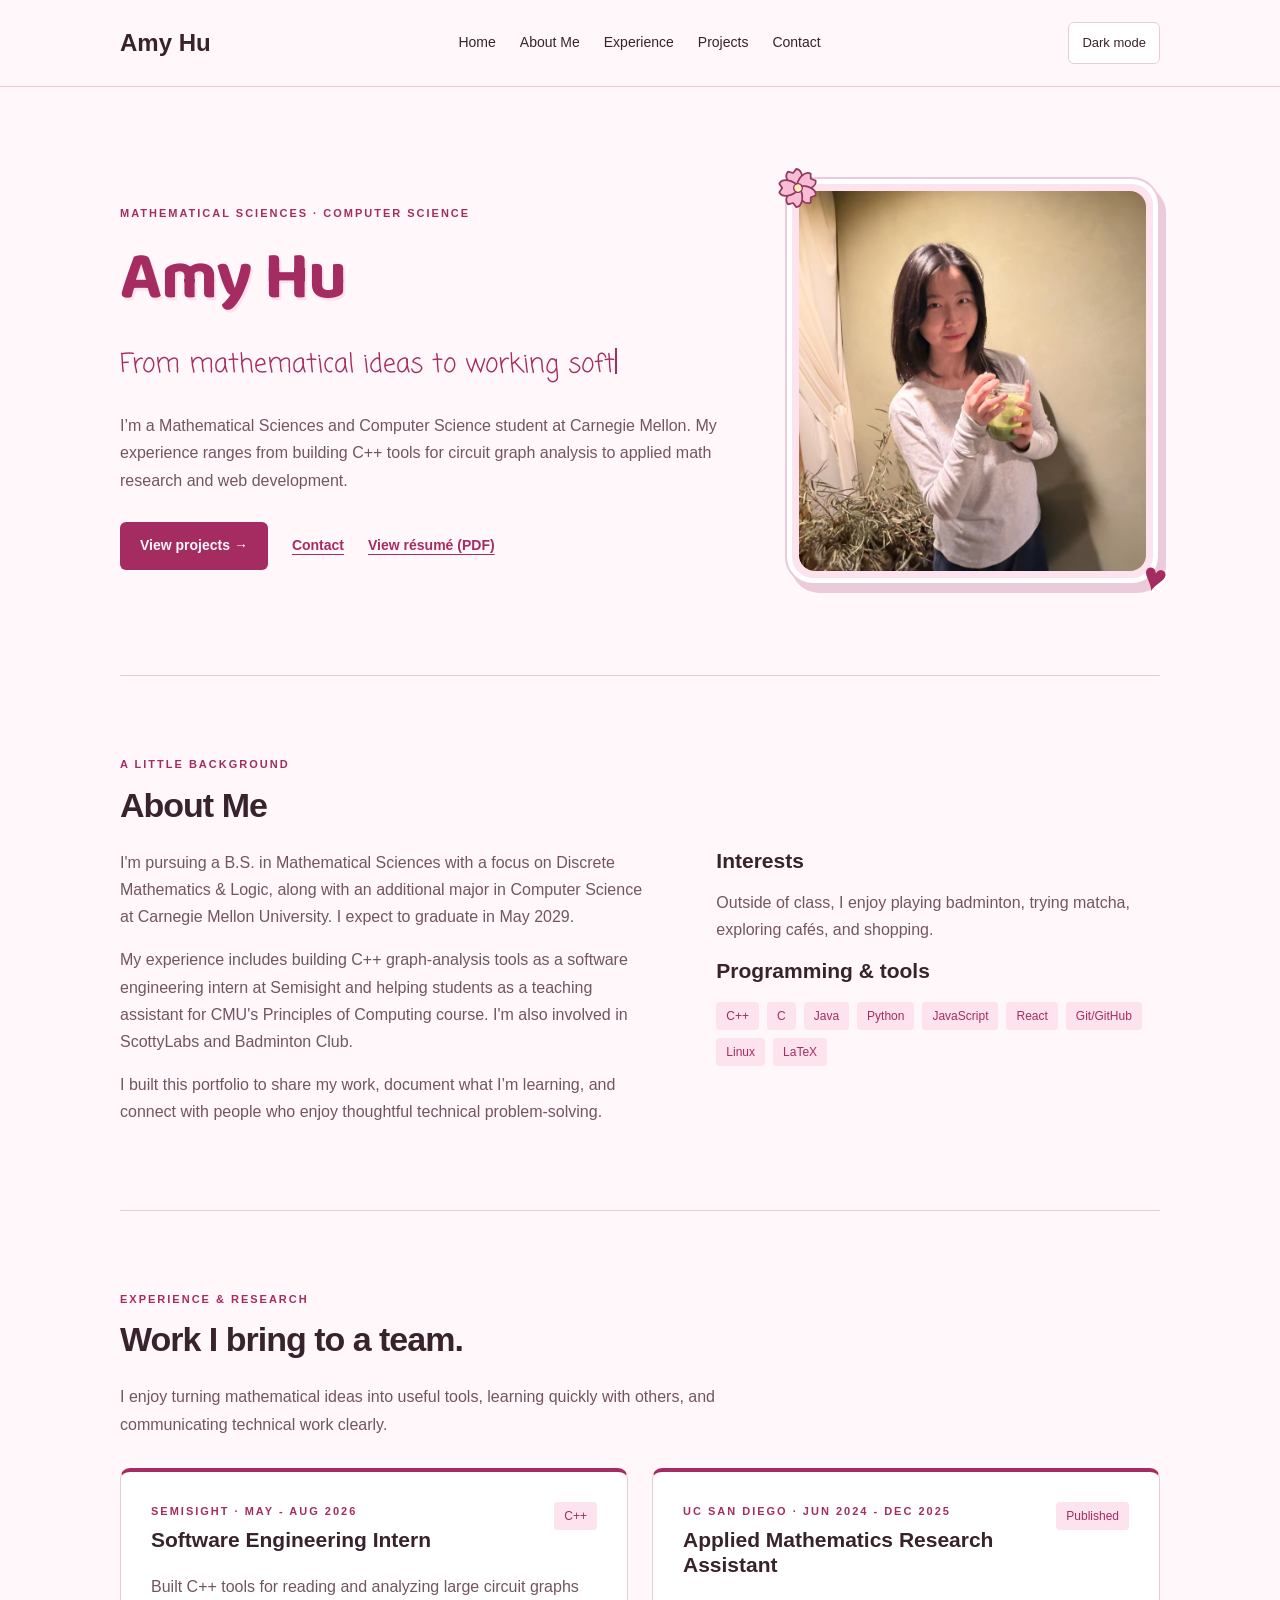
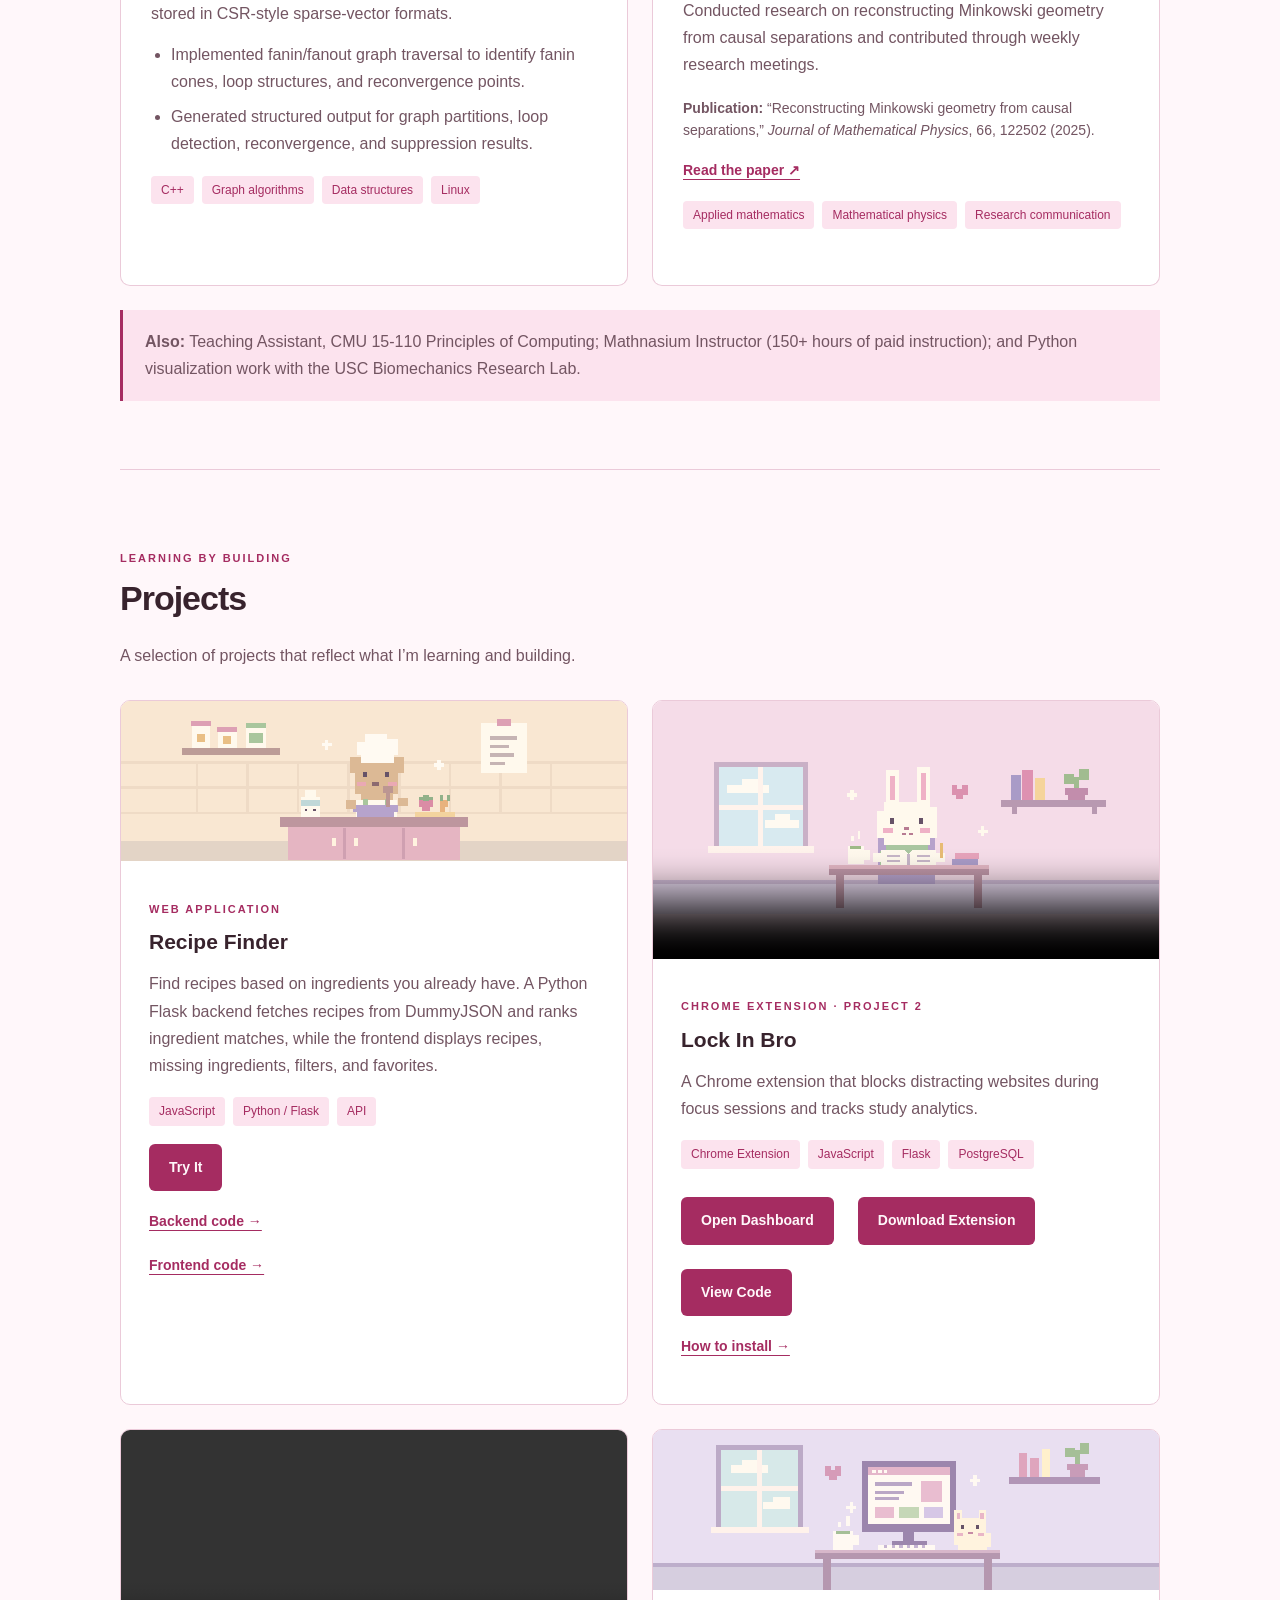
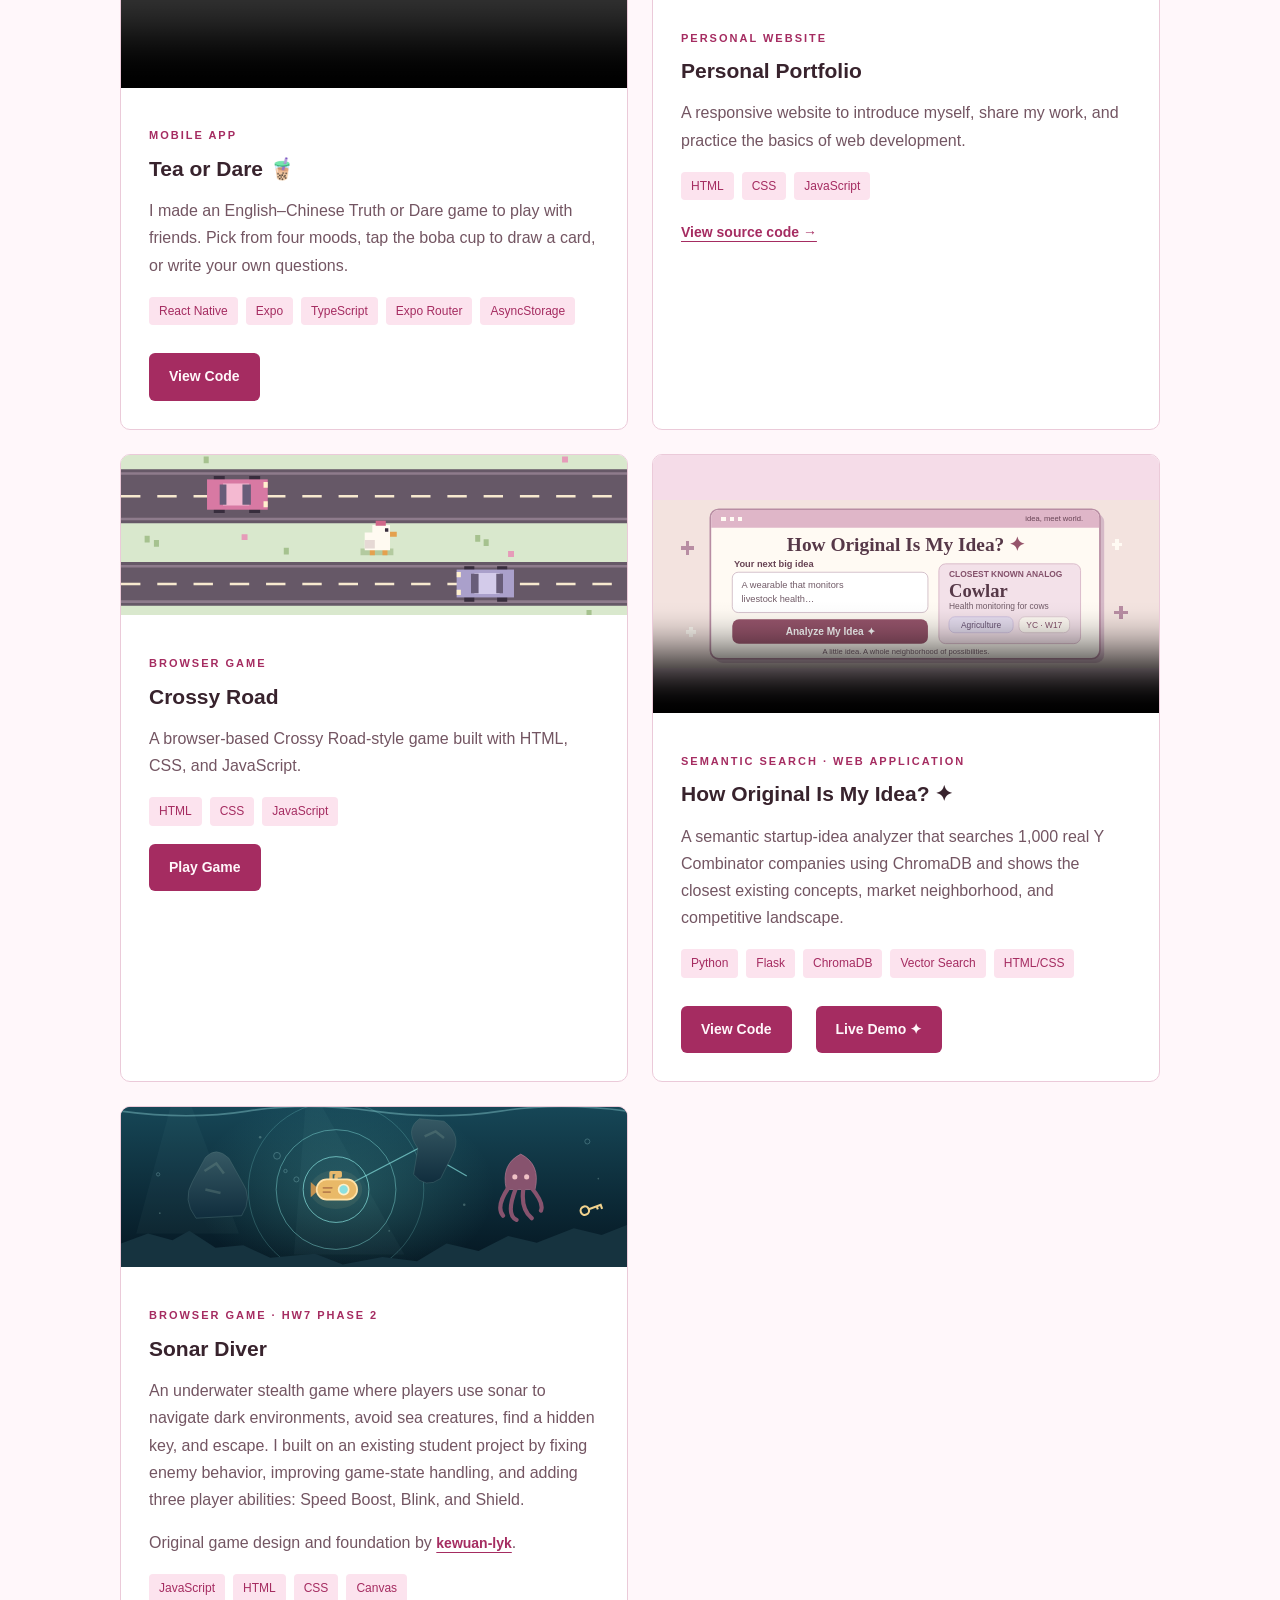
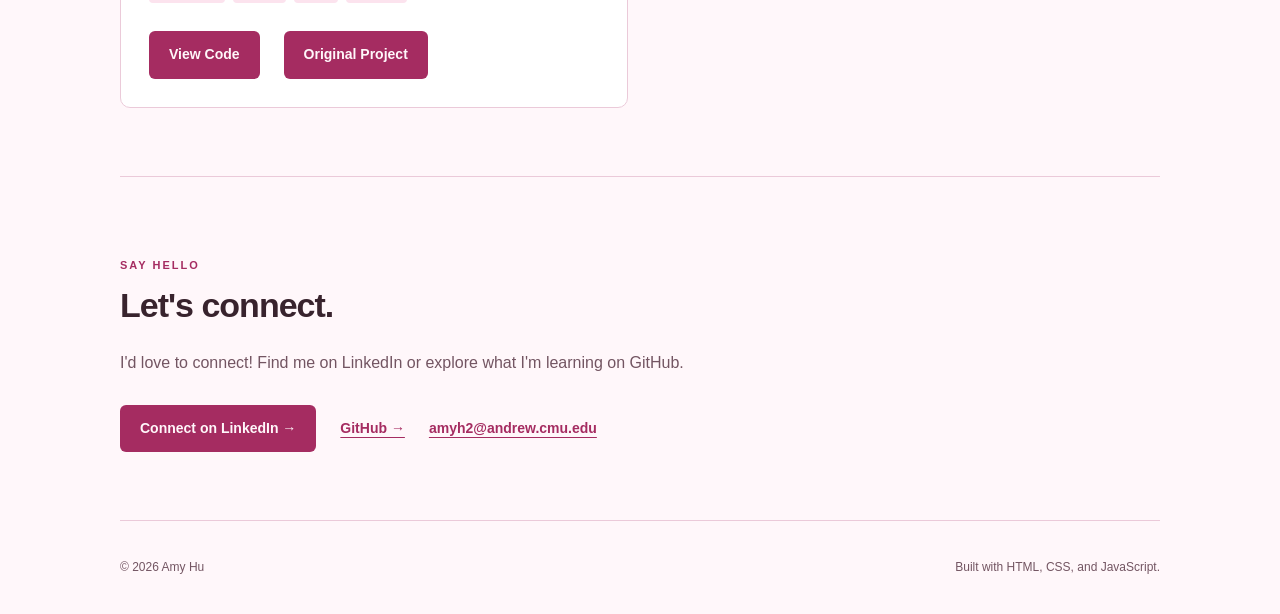
<file: index.html>
<!DOCTYPE html>
<html lang="en">
<head>
    <meta charset="UTF-8">
    <meta name="viewport" content="width=device-width, initial-scale=1.0">
    <meta name="description" content="Amy Hu's personal portfolio: about me, projects, and contact information.">
    <title>Amy Hu | Portfolio</title>
    <link rel="stylesheet" href="style.css">
    <script src="script.js" defer></script>
</head>
<body>
    <div class="sakura-background" aria-hidden="true"></div>
    <!-- AI assistance: Codex helped create the HTML structure, CSS layout, and
         theme button, and adapted the content from my resume and messages.
         See PROMPT_LOG.md for the conversation record. -->
    <a class="skip-link" href="#main">Skip to content</a>
    <header class="site-header">
        <div class="container header-content">
            <a class="name" href="#home">Amy Hu</a>
            <nav aria-label="Main navigation">
                <a href="#home">Home</a>
                <a href="#about">About Me</a>
                <a href="#experience">Experience</a>
                <a href="#projects">Projects</a>
                <a href="#contact">Contact</a>
            </nav>
            <button id="theme-toggle" type="button" aria-pressed="false" hidden>Dark mode</button>
        </div>
    </header>

    <main id="main" class="container">
        <section id="home" class="hero" aria-labelledby="home-title">
            <div>
                <p class="eyebrow">MATHEMATICAL SCIENCES · COMPUTER SCIENCE</p>
                <h1 id="home-title">Amy Hu</h1>
                <p class="intro"><span class="intro-full">From mathematical ideas to working software.</span><span class="intro-typed" aria-hidden="true"></span></p>
                <p>I’m a Mathematical Sciences and Computer Science student at Carnegie Mellon. My experience ranges from building C++ tools for circuit graph analysis to applied math research and web development.</p>
                <div class="actions">
                    <a class="button" href="#projects">View projects &rarr;</a>
                    <a class="text-link" href="#contact">Contact</a>
                    <a class="text-link" href="assets/Hu_Amy_Resume.pdf">View résumé (PDF)</a>
                </div>
            </div>
            <!-- Personal photo provided by me. CSS fits it into the portrait area. -->
            <div class="photo-frame">
                <img class="profile-photo" src="assets/amy-hu.jpg"
                     alt="Me holding a matcha drink at a café" width="4800" height="3600">
                <span class="photo-frame-flower" aria-hidden="true"></span>
                <span class="photo-frame-heart" aria-hidden="true">♥</span>
            </div>
        </section>

        <section id="about" aria-labelledby="about-title">
            <p class="eyebrow">A LITTLE BACKGROUND</p>
            <h2 id="about-title">About Me</h2>
            <div class="about-grid">
                <div>
                    <p>I'm pursuing a B.S. in Mathematical Sciences with a focus on Discrete Mathematics &amp; Logic, along with an additional major in Computer Science at Carnegie Mellon University. I expect to graduate in May 2029.</p>
                    <p>My experience includes building C++ graph-analysis tools as a software engineering intern at Semisight and helping students as a teaching assistant for CMU's Principles of Computing course. I'm also involved in ScottyLabs and Badminton Club.</p>
                    <p>I built this portfolio to share my work, document what I’m learning, and connect with people who enjoy thoughtful technical problem-solving.</p>
                </div>
                <div class="about-details">
                    <h3>Interests</h3>
                    <p>Outside of class, I enjoy playing badminton, trying matcha, exploring cafés, and shopping.</p>
                    <h3>Programming &amp; tools</h3>
                    <ul class="tags" aria-label="Programming languages and tools">
                        <li>C++</li><li>C</li><li>Java</li><li>Python</li><li>JavaScript</li><li>React</li><li>Git/GitHub</li><li>Linux</li><li>LaTeX</li>
                    </ul>
                </div>
            </div>
        </section>

        <section id="experience" aria-labelledby="experience-title">
            <p class="eyebrow">EXPERIENCE &amp; RESEARCH</p>
            <h2 id="experience-title">Work I bring to a team.</h2>
            <p class="section-intro">I enjoy turning mathematical ideas into useful tools, learning quickly with others, and communicating technical work clearly.</p>
            <div class="experience-grid">
                <article class="experience-card featured-experience">
                    <div class="experience-heading">
                        <div>
                            <p class="eyebrow">SEMISIGHT · MAY - AUG 2026</p>
                            <h3>Software Engineering Intern</h3>
                        </div>
                        <span class="status">C++</span>
                    </div>
                    <p>Built C++ tools for reading and analyzing large circuit graphs stored in CSR-style sparse-vector formats.</p>
                    <ul>
                        <li>Implemented fanin/fanout graph traversal to identify fanin cones, loop structures, and reconvergence points.</li>
                        <li>Generated structured output for graph partitions, loop detection, reconvergence, and suppression results.</li>
                    </ul>
                    <ul class="tags" aria-label="Software engineering skills"><li>C++</li><li>Graph algorithms</li><li>Data structures</li><li>Linux</li></ul>
                </article>
                <article class="experience-card featured-experience">
                    <div class="experience-heading">
                        <div>
                            <p class="eyebrow">UC SAN DIEGO · JUN 2024 - DEC 2025</p>
                            <h3>Applied Mathematics Research Assistant</h3>
                        </div>
                        <span class="status">Published</span>
                    </div>
                    <p>Conducted research on reconstructing Minkowski geometry from causal separations and contributed through weekly research meetings.</p>
                    <p class="publication"><strong>Publication:</strong> “Reconstructing Minkowski geometry from causal separations,” <em>Journal of Mathematical Physics</em>, 66, 122502 (2025).</p>
                    <a class="text-link" href="https://doi.org/10.1063/5.0290407" target="_blank" rel="noreferrer">Read the paper &nearr;</a>
                    <ul class="tags" aria-label="Research skills"><li>Applied mathematics</li><li>Mathematical physics</li><li>Research communication</li></ul>
                </article>
            </div>
            <div class="experience-summary" aria-label="Additional experience">
                <p><strong>Also:</strong> Teaching Assistant, CMU 15-110 Principles of Computing; Mathnasium Instructor (150+ hours of paid instruction); and Python visualization work with the USC Biomechanics Research Lab.</p>
            </div>
        </section>

        <section id="projects" aria-labelledby="projects-title">
            <p class="eyebrow">LEARNING BY BUILDING</p>
            <h2 id="projects-title">Projects</h2>
            <p>A selection of projects that reflect what I’m learning and building.</p>
            <div class="project-grid">
                <article class="project-card">
                    <div class="project-preview recipe-preview" aria-hidden="true"></div>
                    <div class="project-content">
                        <p class="eyebrow">WEB APPLICATION</p>
                        <h3>Recipe Finder</h3>
                        <p>Find recipes based on ingredients you already have. A Python Flask backend fetches recipes from DummyJSON and ranks ingredient matches, while the frontend displays recipes, missing ingredients, filters, and favorites.</p>
                        <ul class="tags" aria-label="Project technologies"><li>JavaScript</li><li>Python / Flask</li><li>API</li></ul>
                        <a class="button" href="recipe-finder/">Try It</a>
                        <p><a class="text-link" href="https://github.com/whosamyy/recipe-finder-backend">Backend code &rarr;</a></p>
                        <p><a class="text-link" href="https://github.com/whosamyy/whosamyy.github.io/tree/main/recipe-finder">Frontend code &rarr;</a></p>
                    </div>
                </article>
                <article class="project-card">
                    <video class="project-video" controls playsinline preload="metadata" poster="assets/lock-in-bro-preview.svg" aria-label="Lock In Bro intro video">
                        <source src="assets/lock-in-bro-intro.mp4" type="video/mp4">
                        Your browser does not support embedded video. <a href="assets/lock-in-bro-intro.mp4">Watch the Lock In Bro intro video</a>.
                    </video>
                    <div class="project-content">
                        <p class="eyebrow">CHROME EXTENSION · PROJECT 2</p>
                        <h3>Lock In Bro</h3>
                        <p>A Chrome extension that blocks distracting websites during focus sessions and tracks study analytics.</p>
                        <ul class="tags" aria-label="Project technologies"><li>Chrome Extension</li><li>JavaScript</li><li>Flask</li><li>PostgreSQL</li></ul>
                        <div class="actions">
                            <a class="button" href="https://lock-in-bro.onrender.com" target="_blank" rel="noopener noreferrer">Open Dashboard</a>
                            <a class="button" href="/lock-in-bro/downloads/lock-in-bro-extension.zip" download="lock-in-bro-extension.zip">Download Extension</a>
                            <a class="button" href="https://github.com/whosamyy/whosamyy.github.io/tree/main/lock-in-bro" target="_blank" rel="noopener noreferrer">View Code</a>
                        </div>
                        <p><a class="text-link" href="/lock-in-bro/downloads/INSTALL.txt">How to install &rarr;</a></p>
                    </div>
                </article>
                <article class="project-card">
                    <video class="project-video" controls playsinline preload="metadata" aria-label="Tea or Dare demo video">
                        <source src="assets/tea-or-dare-demo.mp4" type="video/mp4">
                        Your browser does not support embedded video. <a href="assets/tea-or-dare-demo.mp4">Watch the Tea or Dare demo video</a>.
                    </video>
                    <div class="project-content">
                        <p class="eyebrow">MOBILE APP</p>
                        <h3>Tea or Dare 🧋</h3>
                        <p>I made an English–Chinese Truth or Dare game to play with friends. Pick from four moods, tap the boba cup to draw a card, or write your own questions.</p>
                        <ul class="tags" aria-label="Project technologies"><li>React Native</li><li>Expo</li><li>TypeScript</li><li>Expo Router</li><li>AsyncStorage</li></ul>
                        <div class="actions">
                            <a class="button" href="https://github.com/whosamyy/hw10-mobile-app" target="_blank" rel="noopener noreferrer">View Code</a>
                        </div>
                    </div>
                </article>
                <article class="project-card">
                    <div class="project-preview portfolio-preview" aria-hidden="true"></div>
                    <div class="project-content">
                        <p class="eyebrow">PERSONAL WEBSITE</p>
                        <h3>Personal Portfolio</h3>
                        <p>A responsive website to introduce myself, share my work, and practice the basics of web development.</p>
                        <ul class="tags" aria-label="Project technologies"><li>HTML</li><li>CSS</li><li>JavaScript</li></ul>
                        <a class="text-link" href="https://github.com/whosamyy/whosamyy.github.io">View source code &rarr;</a>
                    </div>
                </article>
                <article class="project-card">
                    <div class="project-preview crossy-preview" aria-hidden="true"></div>
                    <div class="project-content">
                        <p class="eyebrow">BROWSER GAME</p>
                        <h3>Crossy Road</h3>
                        <p>A browser-based Crossy Road-style game built with HTML, CSS, and JavaScript.</p>
                        <ul class="tags" aria-label="Project technologies"><li>HTML</li><li>CSS</li><li>JavaScript</li></ul>
                        <a class="button" href="crossy-road/">Play Game</a>
                    </div>
                </article>
                <article class="project-card">
                    <video class="project-video" controls playsinline preload="metadata" poster="assets/idea-originality-preview.svg" aria-label="How Original Is My Idea demo video">
                        <source src="assets/idea-originality-demo.mp4" type="video/mp4">
                        Your browser does not support embedded video. <a href="assets/idea-originality-demo.mp4">Watch the How Original Is My Idea demo video</a>.
                    </video>
                    <div class="project-content">
                        <p class="eyebrow">SEMANTIC SEARCH · WEB APPLICATION</p>
                        <h3>How Original Is My Idea? ✦</h3>
                        <p>A semantic startup-idea analyzer that searches 1,000 real Y Combinator companies using ChromaDB and shows the closest existing concepts, market neighborhood, and competitive landscape.</p>
                        <ul class="tags" aria-label="Project technologies"><li>Python</li><li>Flask</li><li>ChromaDB</li><li>Vector Search</li><li>HTML/CSS</li></ul>
                        <div class="actions">
                            <a class="button" href="https://github.com/whosamyy/idea-originality-checker" target="_blank" rel="noopener noreferrer">View Code</a>
                            <a class="button" href="https://idea-originality-checker.vercel.app" target="_blank" rel="noopener noreferrer">Live Demo ✦</a>
                        </div>
                    </div>
                </article>
                <article class="project-card">
                    <div class="project-preview sonar-preview" aria-hidden="true"></div>
                    <div class="project-content">
                        <p class="eyebrow">BROWSER GAME · HW7 PHASE 2</p>
                        <h3>Sonar Diver</h3>
                        <p>An underwater stealth game where players use sonar to navigate dark environments, avoid sea creatures, find a hidden key, and escape. I built on an existing student project by fixing enemy behavior, improving game-state handling, and adding three player abilities: Speed Boost, Blink, and Shield.</p>
                        <p>Original game design and foundation by <a class="text-link" href="https://github.com/kewuan-lyk" target="_blank" rel="noopener noreferrer">kewuan-lyk</a>.</p>
                        <ul class="tags" aria-label="Project technologies"><li>JavaScript</li><li>HTML</li><li>CSS</li><li>Canvas</li></ul>
                        <div class="actions">
                            <a class="button" href="https://github.com/whosamyy/hw7-coop-card-game" target="_blank" rel="noopener noreferrer">View Code</a>
                            <a class="button" href="https://github.com/kewuan-lyk/-Jack-Li-.CoopCardGame" target="_blank" rel="noopener noreferrer">Original Project</a>
                        </div>
                    </div>
                </article>
            </div>
        </section>

        <section id="contact" aria-labelledby="contact-title">
            <p class="eyebrow">SAY HELLO</p>
            <h2 id="contact-title">Let's connect.</h2>
            <p>I'd love to connect! Find me on LinkedIn or explore what I'm learning on GitHub.</p>
            <div class="actions">
                <a class="button" href="https://www.linkedin.com/in/amy-hu-a94375286">Connect on LinkedIn &rarr;</a>
                <a class="text-link" href="https://github.com/whosamyy">GitHub &rarr;</a>
                <a class="text-link" href="mailto:amyh2@andrew.cmu.edu">amyh2@andrew.cmu.edu</a>
            </div>
        </section>
    </main>

    <footer class="container">
        <p>&copy; 2026 Amy Hu</p>
        <p>Built with HTML, CSS, and JavaScript.</p>
    </footer>
</body>
</html>
</file>
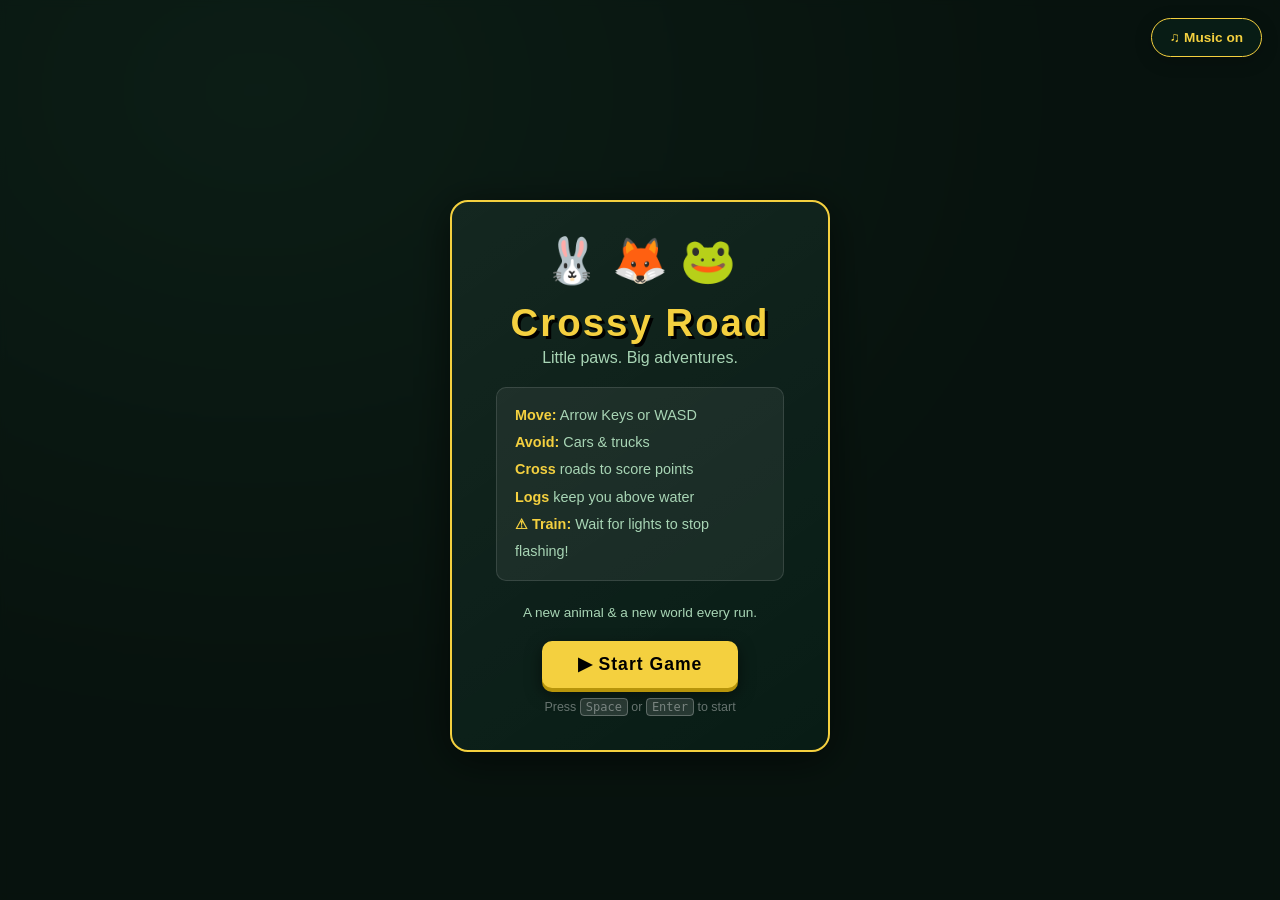
<file: crossy-road/index.html>
<!DOCTYPE html>
<html lang="en">
  <head>
    <meta charset="UTF-8" />
    <meta name="viewport" content="width=device-width, initial-scale=1.0" />
    <title>Crossy Road</title>
    <link rel="stylesheet" href="style.css" />
  </head>
  <body>
    <button id="musicToggle" type="button" aria-pressed="true">♫ Music on</button>

    <!-- ══════════════════════════════════════════
         START SCREEN  — shown before game begins
    ══════════════════════════════════════════ -->
    <div id="startScreen" class="overlay">
      <div class="overlay-box">
        <div class="chicken-logo">🐰 🦊 🐸</div>
        <h1>Crossy Road</h1>
        <p class="tagline">Little paws. Big adventures.</p>

        <div class="instructions">
          <p><strong>Move:</strong> Arrow Keys or WASD</p>
          <p><strong>Avoid:</strong> Cars &amp; trucks</p>
          <p><strong>Cross</strong> roads to score points</p>
          <p><strong>Logs</strong> keep you above water</p>
          <p><strong>⚠ Train:</strong> Wait for lights to stop flashing!</p>
        </div>

        <p class="adventure-hint">A new animal &amp; a new world every run.</p>
        <button id="startBtn" class="big-btn">▶ Start Game</button>

        <p class="hint">Press <kbd>Space</kbd> or <kbd>Enter</kbd> to start</p>
      </div>
    </div>

    <!-- ══════════════════════════════════════════
         GAME OVER OVERLAY  — shown when you die
    ══════════════════════════════════════════ -->
    <div id="gameOverScreen" class="overlay hidden">
      <div class="overlay-box">
        <div class="dead-chicken">💀</div>
        <h2>Game Over</h2>
        <p class="go-score">Score: <span id="finalScore">0</span></p>
        <p class="go-best">Best:&nbsp;&nbsp;<span id="finalBest">0</span></p>
        <button id="restartBtn" class="big-btn">↩ Play Again</button>
        <p class="hint">Press <kbd>R</kbd>, <kbd>Space</kbd>, or <kbd>Enter</kbd></p>
      </div>
    </div>

    <!-- ══════════════════════════════════════════
         GAME WRAPPER  — HUD + canvas
    ══════════════════════════════════════════ -->
    <div id="gameWrapper" class="hidden">

      <div id="adventureLabel">🌿 Clover Meadow</div>
      <!-- top HUD bar -->
      <div id="hud">
        <span id="hudScore">Score: 0</span>
        <span id="hudTitle">🐔 Crossy Road</span>
        <span id="hudWeather"></span>
        <span id="hudBest">Best: 0</span>
      </div>

      <!-- the canvas — all game graphics are drawn here -->
      <canvas id="gameCanvas" width="600" height="600"></canvas>

    </div>

    <!-- game.js is loaded last so every HTML element above already exists -->
    <script src="game.js"></script>

  </body>
</html>
</file>
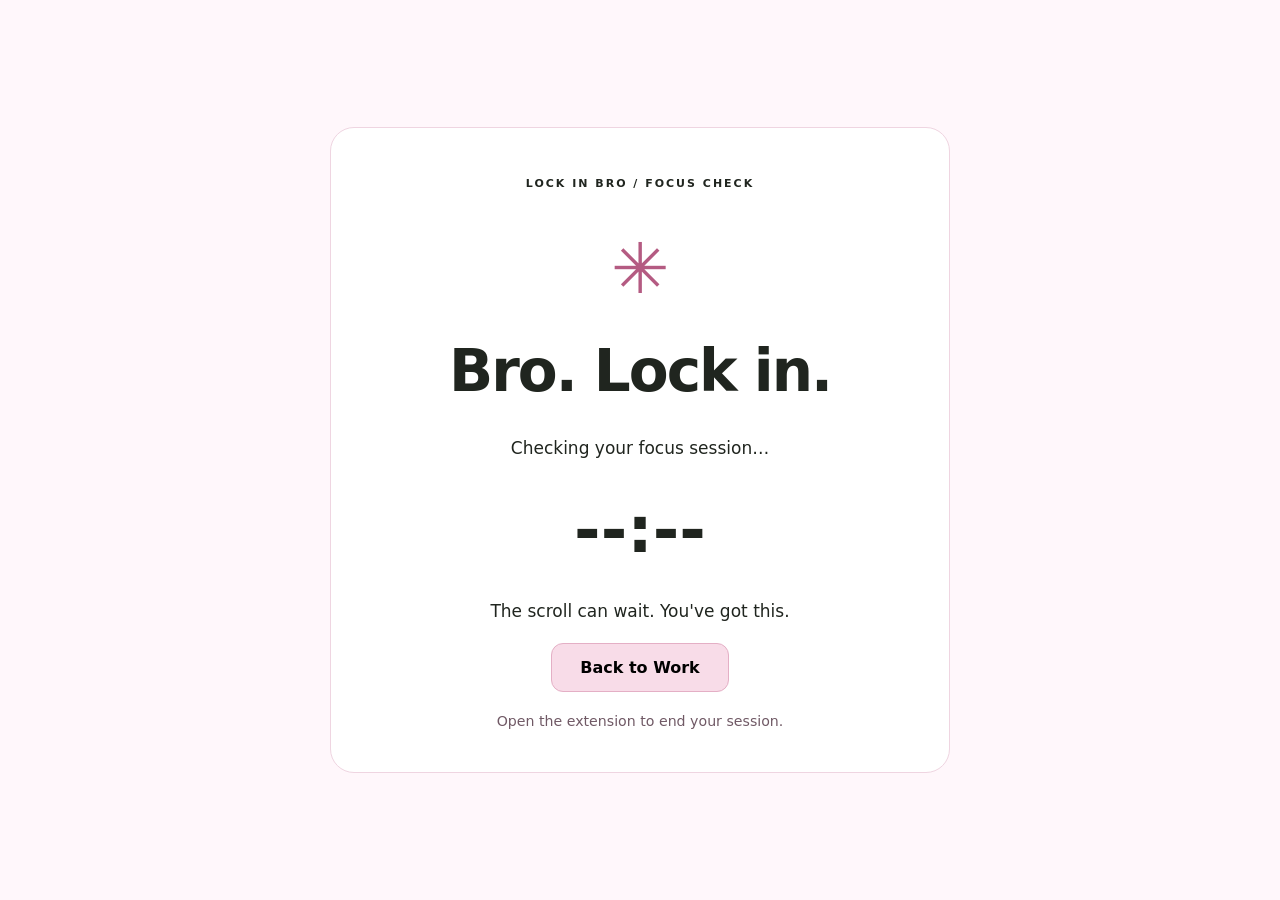
<file: lock-in-bro/extension/blocked.html>
<!doctype html><html lang="en"><head><meta charset="utf-8"><meta name="viewport" content="width=device-width,initial-scale=1"><title>Bro. Lock in.</title><link rel="stylesheet" href="blocked.css"><script src="blocked.js" defer></script></head><body><main><span class="tag">LOCK IN BRO / FOCUS CHECK</span><div class="symbol" aria-hidden="true">✳</div><h1>Bro. Lock in.</h1><p id="task">Checking your focus session…</p><div id="timer">--:--</div><p id="domain"></p><p id="status" role="status">The scroll can wait. You've got this.</p><button id="back">Back to Work</button><small>Open the extension to end your session.</small></main></body></html>
</file>
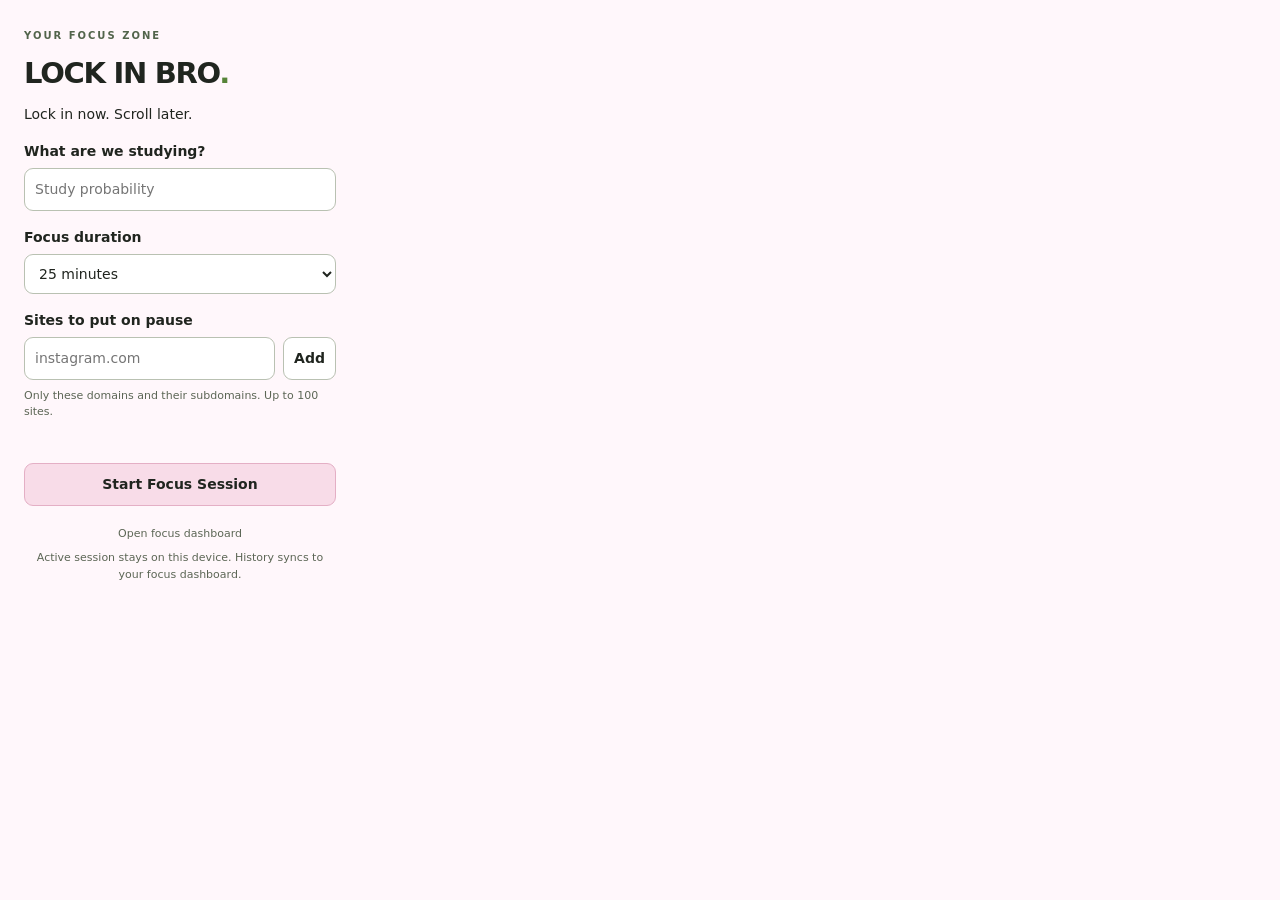
<file: lock-in-bro/extension/popup.html>
<!doctype html>
<html lang="en"><head><meta charset="utf-8"><meta name="viewport" content="width=device-width,initial-scale=1"><title>Lock In Bro</title><link rel="stylesheet" href="popup.css"><script src="config.js" defer></script><script src="popup.js" defer></script></head>
<body><header><span class="tag">YOUR FOCUS ZONE</span><h1>LOCK IN BRO<span>.</span></h1><p>Lock in now. Scroll later.</p></header>
<p id="error" role="alert"></p>
<section id="setup"><label for="task">What are we studying?</label><input id="task" maxlength="160" placeholder="Study probability">
<label for="duration">Focus duration</label><select id="duration"><option value="25">25 minutes</option><option value="45">45 minutes</option><option value="60">60 minutes</option><option value="custom">Custom</option></select><input id="custom" type="number" min="1" max="480" step="1" placeholder="1–480 minutes" aria-label="Custom minutes" hidden>
<label for="domain">Sites to put on pause</label><form id="add-form"><div class="row"><input id="domain" placeholder="instagram.com" aria-describedby="site-help"><button>Add</button></div></form><p id="site-help" class="small">Only these domains and their subdomains. Up to 100 sites.</p><ul id="sites"></ul><button id="start" class="primary">Start Focus Session</button></section>
<section id="active" hidden><span class="tag">CURRENT MISSION</span><h2 id="current-task"></h2><div id="timer" class="timer" aria-label="Time remaining"></div><p><strong id="count">0</strong> blocked attempts. Keep going.</p><button id="end">End Session</button></section>
<section id="summary" hidden><span class="tag">SESSION RECAP</span><h2 id="summary-task"></h2><p id="summary-details"></p></section><footer><a id="dashboard-link" target="_blank" rel="noopener">Open focus dashboard</a><p id="history-status" role="status">Active session stays on this device. History syncs to your focus dashboard.</p></footer></body></html>
</file>
<file: style.css>
/* AI assistance: Codex drafted these styles. Variables hold shared colors;
   flex/grid arrange content, and the media query adapts it to small screens. */
@font-face {
    font-family: "Coming Soon";
    src: url("assets/coming-soon.ttf") format("truetype");
    font-style: normal;
    font-weight: 400;
    font-display: swap;
}

@font-face {
    font-family: "Baloo 2";
    src: url("assets/baloo-2-bold.ttf") format("truetype");
    font-style: normal;
    font-weight: 700;
    font-display: swap;
}

:root {
    --background: #fff7fa;
    --surface: #ffffff;
    --text: #38232d;
    --muted: #735562;
    --accent: #a52c61;
    --soft: #fce3ee;
    --border: #ebcad9;
}

body.dark-mode {
    --background: #251820;
    --surface: #33232d;
    --text: #fff0f6;
    --muted: #d9b9c9;
    --accent: #f4a7c8;
    --soft: #492c3b;
    --border: #664355;
}

* { box-sizing: border-box; }
html { scroll-behavior: smooth; }
body {
    isolation: isolate;
    margin: 0;
    background: var(--background);
    color: var(--text);
    font-family: Arial, Helvetica, sans-serif;
    line-height: 1.7;
}
/* Keep decorative petals behind the content and outside the page layout. */
.sakura-background {
    position: fixed;
    inset: 0;
    z-index: -1;
    overflow: hidden;
    pointer-events: none;
}
.sakura-petal {
    position: absolute;
    top: -30px;
    left: var(--left);
    width: var(--size);
    height: calc(var(--size) * 1.35);
    border-radius: 75% 15% 70% 35%;
    background: linear-gradient(135deg, #fbd1e2, #df83ac);
    opacity: 0;
}
@media (prefers-reduced-motion: no-preference) {
    .sakura-petal {
        animation: sakura-fall var(--duration) var(--delay) linear infinite;
    }
    @keyframes sakura-fall {
        0% { transform: translate(0, 0) rotate(0deg); opacity: 0; }
        10% { opacity: 0.5; }
        35% { transform: translate(35px, 35vh) rotate(120deg); }
        65% { transform: translate(-25px, 65vh) rotate(240deg); }
        90% { opacity: 0.5; }
        100% { transform: translate(20px, calc(100vh + 60px)) rotate(360deg); opacity: 0; }
    }
}
@media (max-width: 700px) {
    .sakura-petal:nth-child(n+11) { display: none; }
}
a { color: var(--accent); text-underline-offset: 4px; }
a:hover { text-decoration: underline; }
button, a { -webkit-tap-highlight-color: transparent; }
a:focus-visible, button:focus-visible { outline: 3px solid var(--accent); outline-offset: 5px; }
.container { width: 88%; max-width: 1040px; margin: 0 auto; }
.site-header { border-bottom: 1px solid var(--border); }
.header-content { display: flex; align-items: center; justify-content: space-between; gap: 24px; padding: 22px 0; }
.name { font-size: 24px; font-weight: bold; text-decoration: none; color: var(--text); }
nav { display: flex; flex-wrap: wrap; gap: 24px; }
nav a { color: var(--text); text-decoration: none; font-size: 14px; }
button { border: 1px solid var(--border); border-radius: 6px; background: var(--surface); color: var(--text); padding: 9px 13px; font: inherit; font-size: 13px; cursor: pointer; }
/* The flower's center is the click point. Native cursors remain as fallbacks. */
@media (hover: hover) and (pointer: fine) {
    html { cursor: url("assets/sakura-cursor.svg") 16 16, auto; }
    a, button { cursor: url("assets/sakura-pointer.svg") 16 16, pointer; }
    input, textarea, [contenteditable="true"] { cursor: text; }
}
section { padding: 68px 0; scroll-margin-top: 24px; border-bottom: 1px solid var(--border); }
.hero { display: grid; grid-template-columns: 1.6fr 1fr; align-items: center; gap: 64px; padding: 90px 0; }
.eyebrow { color: var(--accent); font-size: 11px; letter-spacing: 2px; font-weight: bold; }
h1, h2, h3 { line-height: 1.15; }
h1 { font-size: clamp(42px, 6vw, 68px); letter-spacing: -2px; margin: 18px 0; }
/* Rounded lettering and a soft shadow give the greeting a bubbly look. */
#home-title {
    font-family: "Baloo 2", "Arial Rounded MT Bold", sans-serif;
    font-weight: 700;
    letter-spacing: -1px;
    color: var(--accent);
    text-shadow: 2px 3px 0 var(--soft);
}
h2 { font-size: 34px; letter-spacing: -1px; margin: 12px 0 24px; }
h3 { font-size: 21px; margin: 12px 0; }
p { color: var(--muted); }
.intro {
    display: grid;
    font-family: "Coming Soon", "Comic Sans MS", cursive;
    font-size: clamp(21px, 2.4vw, 26px);
    line-height: 1.6;
    color: var(--accent);
}
.intro-full, .intro-typed { grid-area: 1 / 1; }
.intro-typed { display: none; }
.intro.is-typing .intro-full { opacity: 0; }
.intro.is-typing .intro-typed { display: block; }
.intro.is-typing .intro-typed::after {
    content: "";
    display: inline-block;
    height: 1em;
    border-right: 2px solid var(--accent);
    vertical-align: -0.1em;
    animation: typing-cursor 700ms step-end infinite;
}
@keyframes typing-cursor { 50% { opacity: 0; } }
.actions { display: flex; align-items: center; flex-wrap: wrap; gap: 24px; margin-top: 28px; }
.button { display: inline-block; background: var(--accent); color: var(--background); padding: 12px 20px; border-radius: 6px; text-decoration: none; font-size: 14px; font-weight: bold; }
.text-link { font-size: 14px; font-weight: bold; }
/* A layered pink frame with small sakura and heart decorations. */
.photo-frame {
    position: relative;
    min-width: 0;
    padding: 12px;
    border: 2px solid var(--border);
    border-radius: 28px;
    background: var(--soft);
    box-shadow: inset 0 0 0 5px var(--surface), 6px 8px 0 var(--border);
}
.profile-photo { display: block; width: 100%; height: 380px; object-fit: cover; object-position: 44% center; border-radius: 16px; }
.photo-frame-flower, .photo-frame-heart {
    position: absolute;
    pointer-events: none;
}
.photo-frame-flower {
    top: -14px;
    left: -12px;
    width: 46px;
    height: 46px;
    background: url("assets/sakura-cursor.svg") center / contain no-repeat;
    transform: rotate(-18deg);
}
.photo-frame-heart {
    right: -9px;
    bottom: -14px;
    color: var(--accent);
    font-size: 40px;
    line-height: 1;
    text-shadow: 2px 2px 0 var(--surface);
    transform: rotate(15deg);
}
.about-grid { display: grid; grid-template-columns: 1.2fr 1fr; gap: 64px; }
.about-grid p:first-child { margin-top: 0; }
.about-details h3:first-child { margin-top: 0; }
.section-intro { max-width: 670px; margin-bottom: 30px; }
.experience-grid { display: grid; grid-template-columns: 1fr 1fr; gap: 24px; }
.experience-card { padding: 30px; border: 1px solid var(--border); border-radius: 10px; background: var(--surface); }
.featured-experience { border-top: 4px solid var(--accent); }
.experience-heading { display: flex; align-items: flex-start; justify-content: space-between; gap: 16px; }
.experience-heading .eyebrow { margin: 0; }
.experience-heading h3 { margin: 8px 0 0; }
.experience-card > p { margin: 20px 0 14px; }
.experience-card ul:not(.tags) { margin: 0; padding-left: 20px; color: var(--muted); }
.experience-card li { margin-bottom: 8px; }
.publication { font-size: 14px; line-height: 1.55; }
.experience-summary { margin-top: 24px; padding: 18px 22px; border-left: 3px solid var(--accent); background: var(--soft); }
.experience-summary p { margin: 0; }
.placeholder { font-size: 14px; }
.tags { list-style: none; display: flex; flex-wrap: wrap; gap: 8px; padding: 0; margin: 18px 0; }
.tags li, .status { font-size: 12px; background: var(--soft); color: var(--accent); padding: 4px 10px; border-radius: 4px; }
.project-grid { display: grid; grid-template-columns: 1fr 1fr; gap: 24px; margin-top: 30px; }
.project-card { border: 1px solid var(--border); border-radius: 10px; overflow: hidden; background: var(--surface); }
.project-preview { min-height: 160px; display: flex; align-items: center; justify-content: center; background: var(--soft); font-size: 13px; }
/* A decorative game scene fills the card preview at every screen size. */
.crossy-preview {
    background: #d9e8cd url("assets/crossy-road-preview.svg") center / cover no-repeat;
}
.recipe-preview {
    background: #f9e7d2 url("assets/recipe-finder-preview.svg") center / cover no-repeat;
}
.portfolio-preview {
    background: #e9dff1 url("assets/portfolio-preview.svg") center / cover no-repeat;
}
.originality-preview {
    background: #f3e3df url("assets/idea-originality-preview.svg") center / cover no-repeat;
}
.sonar-preview {
    background: #082b3b url("assets/sonar-diver-preview.svg") center / cover no-repeat;
}
.project-video {
    display: block;
    width: 100%;
    aspect-ratio: 1920 / 978; /* Match the landscape demos. */
    object-fit: contain;
    background: #f5dce8;
}
.project-content, .upcoming { padding: 28px; }
.upcoming { display: flex; flex-direction: column; align-items: flex-start; justify-content: center; }
.contact-note { margin-top: 20px; }
footer { display: flex; justify-content: space-between; gap: 20px; padding: 24px 0; font-size: 12px; }
.skip-link { position: absolute; top: -100px; left: 16px; padding: 12px; background: var(--surface); }
.skip-link:focus { top: 8px; }

/* Animate children so their movement cannot change the observed section's bounds.
   Sections replay whenever they re-enter the viewport. */
@media (prefers-reduced-motion: no-preference) {
    main section.reveal-active > * {
        animation: scroll-reveal 950ms cubic-bezier(0.22, 1, 0.36, 1) both;
    }
    main section.reveal-active > :nth-child(2) { animation-delay: 100ms; }
    main section.reveal-active > :nth-child(3) { animation-delay: 180ms; }
    main section.reveal-active > :nth-child(n+4) { animation-delay: 260ms; }
    main section:focus-within > * { animation: none; }
    @keyframes scroll-reveal {
        from { opacity: 0; transform: translateY(56px) scale(0.97); }
        to { opacity: 1; transform: translateY(0) scale(1); }
    }
}

/* Stack columns and wrap navigation so narrow screens do not overflow. */
@media (max-width: 700px) {
    .header-content { flex-wrap: wrap; gap: 16px; }
    nav { order: 3; width: 100%; justify-content: space-between; gap: 12px; }
    .hero, .about-grid, .experience-grid, .project-grid { grid-template-columns: 1fr; gap: 28px; }
    .hero { padding: 52px 0; }
    .profile-photo { height: 340px; }
    section { padding: 48px 0; }
    footer { flex-direction: column; gap: 0; }
}

@media (prefers-reduced-motion: reduce) {
    html { scroll-behavior: auto; }
}
</file>
<file: crossy-road/style.css>
/* ═══════════════════════════════════════════════════
   style.css  —  Crossy Road
   ═══════════════════════════════════════════════════ */


/* ── Reset & base ───────────────────────────────── */
*, *::before, *::after {
  box-sizing: border-box;
  margin: 0;
  padding: 0;
}

:root {
  /* colour tokens — change these to re-theme the whole UI */
  --bg:        #1b4332;   /* deep forest green page background  */
  --panel-bg:  #081c15;   /* overlay box background             */
  --accent:    #f4d03f;   /* yellow — buttons, highlights       */
  --accent2:   #e74c3c;   /* red — game-over accents            */
  --text:      #ffffff;
  --muted:     #a8d5b5;
  --shadow:    rgba(0, 0, 0, 0.55);
}

html {
  height: 100%;
}

body {
  background: var(--bg);
  background-image:
    radial-gradient(ellipse at 20% 10%, var(--glow, #2d6a4f) 0%, transparent 55%),
    radial-gradient(ellipse at 80% 90%, var(--bg) 0%, transparent 55%);
  color: var(--text);
  font-family: 'Segoe UI', Arial, sans-serif;

  display: flex;
  align-items: center;
  justify-content: center;
  min-height: 100vh;

  /* Allow scrolling when the viewport is shorter than the content */
  overflow-y: auto;
}


/* ── Utility ────────────────────────────────────── */
.hidden {
  display: none !important;
}


/* ═══════════════════════════════════════════════
   OVERLAYS  (start screen + game-over screen)
═══════════════════════════════════════════════ */
.overlay {
  position: fixed;
  inset: 0;                         /* cover the whole viewport */
  background: rgba(0, 0, 0, 0.72);
  display: flex;
  align-items: center;
  justify-content: center;
  z-index: 100;
  backdrop-filter: blur(3px);
}

.overlay-box {
  background: var(--panel-bg);
  border: 3px solid var(--accent);
  border-radius: 18px;
  padding: 36px 44px;
  text-align: center;
  max-width: 380px;
  width: 90%;
  box-shadow: 0 8px 40px var(--shadow);

  /* gentle bounce-in animation */
  animation: popIn 0.25s cubic-bezier(0.34, 1.56, 0.64, 1) both;
}

@keyframes popIn {
  from { transform: scale(0.75); opacity: 0; }
  to   { transform: scale(1);    opacity: 1; }
}

/* big emoji icons on overlays */
.chicken-logo,
.dead-chicken {
  font-size: 4rem;
  line-height: 1;
  margin-bottom: 8px;
  /* subtle bob animation on start screen */
  animation: bob 1.6s ease-in-out infinite alternate;
}

@keyframes bob {
  from { transform: translateY(0);    }
  to   { transform: translateY(-8px); }
}

.dead-chicken {
  animation: none;   /* no bobbing when dead */
}

.overlay-box h1 {
  font-size: 2.4rem;
  font-weight: 900;
  letter-spacing: 2px;
  color: var(--accent);
  text-shadow: 3px 3px 0 #000;
  margin-bottom: 4px;
}

.overlay-box h2 {
  font-size: 2rem;
  font-weight: 900;
  color: var(--accent2);
  text-shadow: 2px 2px 0 #000;
  margin-bottom: 12px;
}

.tagline {
  color: var(--muted);
  margin-bottom: 20px;
  font-size: 1rem;
}

/* ── Instructions panel ── */
.instructions {
  background: rgba(255,255,255,0.06);
  border: 1px solid rgba(255,255,255,0.12);
  border-radius: 10px;
  padding: 14px 18px;
  margin-bottom: 22px;
  text-align: left;
  font-size: 0.9rem;
  line-height: 1.9;
  color: var(--muted);
}

.instructions strong {
  color: var(--accent);
}

/* ── Score lines on game-over ── */
.go-score,
.go-best {
  font-size: 1.25rem;
  margin: 6px 0;
  color: var(--text);
}

.go-score span,
.go-best span {
  color: var(--accent);
  font-weight: 700;
}

/* ── Big CTA button ── */
.big-btn {
  display: inline-block;
  margin-top: 18px;
  padding: 13px 36px;
  font-size: 1.1rem;
  font-weight: 700;
  background: var(--accent);
  color: #000;
  border: none;
  border-radius: 10px;
  cursor: pointer;
  letter-spacing: 1px;
  box-shadow: 0 4px 0 #b7950b, 0 6px 16px var(--shadow);
  transition: transform 0.08s, box-shadow 0.08s;
}

.big-btn:hover {
  transform: translateY(-2px);
  box-shadow: 0 6px 0 #b7950b, 0 8px 20px var(--shadow);
}

.big-btn:active {
  transform: translateY(2px);
  box-shadow: 0 2px 0 #b7950b, 0 3px 8px var(--shadow);
}

/* ── Keyboard hint text ── */
.hint {
  margin-top: 12px;
  font-size: 0.78rem;
  color: rgba(255,255,255,0.38);
}

kbd {
  background: rgba(255,255,255,0.12);
  border: 1px solid rgba(255,255,255,0.25);
  border-radius: 4px;
  padding: 1px 5px;
  font-size: 0.75rem;
}


/* ═══════════════════════════════════════════════
   GAME WRAPPER  (HUD + canvas)
═══════════════════════════════════════════════ */
#gameWrapper {
  display: flex;
  flex-direction: column;
  align-items: center;
  gap: 0;
}

/* ── HUD bar above the canvas ── */
#hud {
  width: 600px;
  max-width: 100%;
  display: flex;
  justify-content: space-between;
  align-items: center;
  background: var(--panel-bg);
  border: 3px solid var(--accent);
  border-bottom: none;
  border-radius: 12px 12px 0 0;
  padding: 8px 18px;
  font-size: 0.95rem;
  font-weight: 700;
  letter-spacing: 0.5px;
}

#hudScore,
#hudBest {
  color: var(--accent);
  min-width: 90px;
}

#hudBest {
  text-align: right;
}

#hudTitle {
  color: var(--muted);
  font-size: 0.85rem;
}

/* Weather indicator in the HUD */
#hudWeather {
  color: #a8d8ea;
  font-size: 0.82rem;
  letter-spacing: 0.5px;
  min-width: 70px;
  text-align: center;
}

/* ── Canvas ── */
#gameCanvas {
  display: block;
  border: 3px solid var(--accent);
  border-top: none;
  border-radius: 0 0 12px 12px;

  /* keeps the canvas crisp on high-DPI screens */
  image-rendering: pixelated;

  /* subtle drop-shadow below the canvas */
  box-shadow: 0 12px 40px rgba(0,0,0,0.6);

  /* responsive: shrink on small screens */
  max-width: 100%;
  height: auto;
}


/* ═══════════════════════════════════════════════
   RESPONSIVE  — phones / narrow viewports
═══════════════════════════════════════════════ */
@media (max-width: 640px) {
  #hud {
    width: 100%;
    font-size: 0.8rem;
    padding: 6px 12px;
  }

  .overlay-box {
    padding: 26px 22px;
  }

  .overlay-box h1 {
    font-size: 1.9rem;
  }

  .big-btn {
    padding: 11px 28px;
    font-size: 1rem;
  }
}

/* Adventure accents and an always-reachable music control. */
body { transition: background-color 0.6s; padding: 76px 14px 24px; }
#musicToggle {
  position: fixed; top: 18px; right: 18px; z-index: 200;
  border: 1px solid var(--accent); border-radius: 24px;
  background: var(--panel-bg); color: var(--accent);
  padding: 11px 18px; font: 700 0.85rem 'Segoe UI', sans-serif;
  cursor: pointer; box-shadow: 0 4px 18px #0003;
}
#musicToggle:hover { filter: brightness(1.2); }
button:focus-visible { outline: 3px solid white; outline-offset: 5px; }
#adventureLabel { color: var(--accent); font-size: 0.85rem; font-weight: 700; letter-spacing: 2px; margin-bottom: 14px; }
.adventure-hint { color: var(--muted); font-size: 0.85rem; line-height: 1.5; }
.chicken-logo { font-size: 2.8rem; margin-bottom: 18px; }
.overlay { padding: 76px 0 24px; overflow-y: auto; }
.overlay-box { margin: auto; border-width: 2px; background-image: linear-gradient(145deg, #ffffff0c, transparent); }
#gameWrapper { width: min(600px, 100%); }
#hud { flex-wrap: wrap; gap: 8px; }
@media (prefers-reduced-motion: reduce) {
  *, *::before, *::after { animation: none !important; transition: none !important; }
}
</file>
<file: lock-in-bro/extension/blocked.css>
*{box-sizing:border-box}body{margin:0;min-height:100vh;display:grid;place-items:center;padding:24px;background:#fff7fb;color:#20251f;font:17px/1.6 system-ui,sans-serif}main{text-align:center;background:#ffffff;padding:40px;border:1px solid #efd5e1;border-radius:24px;width:min(100%,620px)}.tag{font-size:11px;letter-spacing:2px;font-weight:750}.symbol{font-size:70px;color:#b45b82;margin-top:18px}h1{font-size:clamp(36px,8vw,58px);letter-spacing:-2px;margin:0}p{overflow-wrap:anywhere}#timer{font-size:64px;font-weight:850;font-variant-numeric:tabular-nums}button{background:#f8dce8;border:1px solid #e4afc5;border-radius:12px;padding:14px 28px;font:700 16px system-ui;cursor:pointer}button:hover{background:#f2cbdc}button:focus-visible{outline:3px solid #b45b82;outline-offset:4px}small{display:block;margin-top:18px;color:#705965}
</file>
<file: lock-in-bro/extension/popup.css>
*{box-sizing:border-box}body{width:360px;margin:0;padding:24px;background:#fff7fb;color:#20251f;font:14px/1.5 system-ui,sans-serif}h1{font-size:29px;letter-spacing:-1.3px;margin:7px 0}h1 span{color:#568438}h2{font-size:18px;overflow-wrap:anywhere}p{margin:8px 0 16px}.tag{font-size:10px;letter-spacing:2px;font-weight:800;color:#52644b}label{display:block;font-weight:650;margin:16px 0 6px}input,select,button{font:inherit;border:1px solid #b9c1b2;border-radius:9px;padding:10px;background:#fff;color:inherit}input,select{width:100%;min-width:0}button{cursor:pointer;font-weight:700}button:hover{background:#e5ecd9}button:disabled{opacity:.55;cursor:wait}button:focus-visible,input:focus-visible,select:focus-visible{outline:3px solid #759953;outline-offset:2px}.row{display:flex;gap:8px}.primary{background:#f8dce8;width:100%;margin-top:12px;border-color:#e4afc5}.primary:hover{background:#f2cbdc}ul{padding:0;list-style:none;max-height:180px;overflow:auto}li{display:flex;justify-content:space-between;align-items:center;gap:8px;padding:5px 0;overflow-wrap:anywhere}li button{font-size:12px;padding:4px 9px}.small,footer{font-size:11px;color:#5c6655}footer{margin-top:20px;text-align:center}.timer{font-size:60px;font-weight:850;letter-spacing:-3px;font-variant-numeric:tabular-nums}#active,#summary{background:#fff;border:1px solid #d5dccf;border-radius:14px;padding:18px;margin-top:20px}#error{color:#993522;font-size:12px}#error:empty{display:none}[hidden]{display:none!important}
</file>
